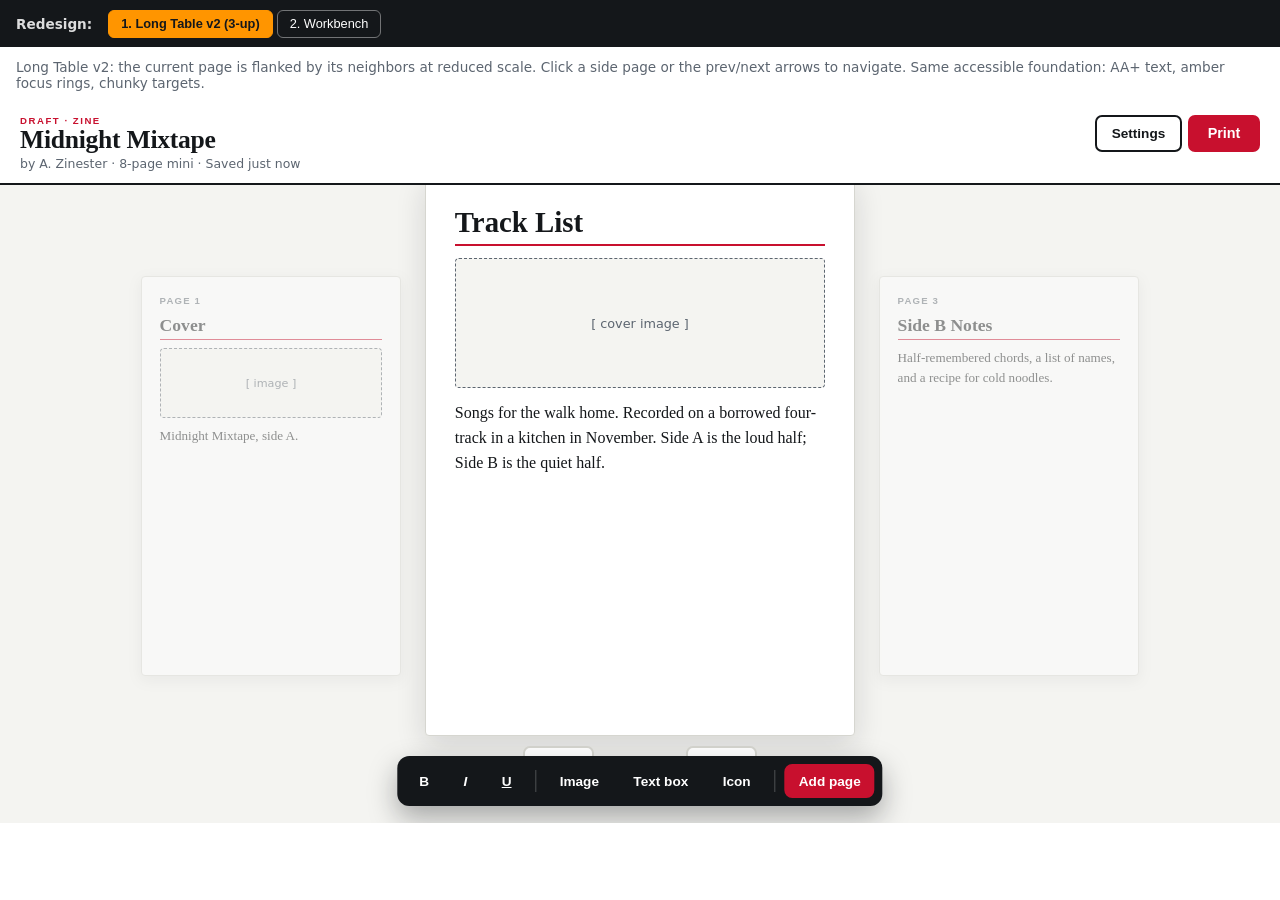
<file: mockups/redesign.html>
<!DOCTYPE html>
<html lang="en">
<head>
<meta charset="UTF-8" />
<meta name="viewport" content="width=device-width, initial-scale=1.0" />
<title>Zine Forge - Redesign Mockups</title>
<style>
  * { box-sizing: border-box; }
  html, body { margin: 0; padding: 0; font-family: system-ui, sans-serif; }

  :root {
    --ink: #14171a;
    --ink-2: #3a4149;
    --muted: #5c6570;
    --paper: #ffffff;
    --wash: #f4f4f1;
    --wash-2: #ebebe6;
    --line: #d6d6d0;
    --line-strong: #14171a;
    --accent: #c8102e;
    --accent-ink: #ffffff;
    --focus: #ff9500;
    --serif: "Iowan Old Style", "Palatino Linotype", Palatino, Georgia, serif;
    --sans: "Public Sans", "Helvetica Neue", Helvetica, Arial, sans-serif;
    --mono: "Courier New", Courier, monospace;
    --radius-sm: 7px;
    --shadow-page: 0 10px 30px rgba(20,23,26,0.14);
    --shadow-side: 0 4px 14px rgba(20,23,26,0.10);
  }

  .mock-tabs {
    position: sticky; top: 0; z-index: 80;
    display: flex; gap: 0.25rem; padding: 0.6rem 1rem;
    background: #14171a; color: #fff; flex-wrap: wrap; align-items: center;
  }
  .mock-tabs strong { font-size: 0.85rem; margin-right: 0.75rem; opacity: 0.85; }
  .mock-tabs button {
    background: transparent; color: #fff; border: 1px solid rgba(255,255,255,0.4);
    border-radius: 6px; padding: 0.35rem 0.75rem; font-size: 0.8rem; cursor: pointer;
  }
  .mock-tabs button[aria-pressed="true"] { background: var(--focus); color: #14171a; border-color: var(--focus); font-weight: 700; }
  .mock-note { padding: 0.75rem 1rem; font-size: 0.85rem; color: #5c6570; }

  button:focus-visible, input:focus-visible, select:focus-visible, [tabindex]:focus-visible {
    outline: 3px solid var(--focus); outline-offset: 2px;
  }

  /* ============================================================
     LAYOUT 1: THE WORKBENCH (kept for comparison)
     ============================================================ */
  .wb { display: none; grid-template-rows: auto 1fr; height: 80vh; min-height: 620px; }
  .wb.active { display: grid; }
  .wb-top {
    display: flex; align-items: center; gap: 1rem;
    padding: 0.7rem 1rem; background: var(--paper); border-bottom: 2px solid var(--line-strong);
  }
  .wb-title { font-family: var(--serif); font-size: 1.35rem; color: var(--ink); margin: 0; line-height: 1.1; white-space: nowrap; }
  .wb-title .kicker { display: block; font-family: var(--sans); font-size: 0.62rem; letter-spacing: 0.14em; text-transform: uppercase; color: var(--muted); font-weight: 700; margin-bottom: 0.1rem; }
  .wb-save { display: inline-flex; align-items: center; gap: 0.4rem; font-size: 0.8rem; color: var(--ink-2); margin-left: 0.25rem; padding: 0.25rem 0.5rem; border: 1px solid var(--line); border-radius: 99px; white-space: nowrap; }
  .wb-save .dot { width: 8px; height: 8px; border-radius: 50%; background: #1a7f37; }
  .wb-top .spacer { flex: 1; }
  .wb-primary { background: var(--accent); color: var(--accent-ink); border: 2px solid var(--accent); border-radius: var(--radius-sm); padding: 0.55rem 1.1rem; font-size: 0.9rem; font-weight: 700; cursor: pointer; }
  .wb-ghost { background: transparent; color: var(--ink); border: 2px solid var(--line-strong); border-radius: var(--radius-sm); padding: 0.5rem 0.9rem; font-size: 0.85rem; font-weight: 600; cursor: pointer; }
  .wb-main { display: grid; grid-template-columns: auto 1fr auto; min-height: 0; }
  .wb-rail { display: flex; flex-direction: column; gap: 0.35rem; padding: 0.7rem 0.5rem; background: var(--ink); color: #fff; width: 76px; }
  .wb-rail .rail-item { display: flex; flex-direction: column; align-items: center; gap: 0.2rem; padding: 0.55rem 0.2rem; border-radius: 8px; cursor: pointer; font-size: 0.66rem; font-weight: 600; letter-spacing: 0.03em; color: rgba(255,255,255,0.82); border: 2px solid transparent; }
  .wb-rail .rail-item .ico { font-size: 1.15rem; line-height: 1; }
  .wb-rail .rail-item:hover { background: rgba(255,255,255,0.1); }
  .wb-rail .rail-item[aria-current="true"] { background: var(--accent); color: #fff; border-color: var(--focus); }
  .wb-canvas { position: relative; overflow: auto; background: linear-gradient(var(--wash-2) 1px, transparent 1px) 0 0 / 22px 22px, linear-gradient(90deg, var(--wash-2) 1px, transparent 1px) 0 0 / 22px 22px, var(--wash); padding: 2rem 1.5rem; display: flex; justify-content: center; align-items: flex-start; }
  .wb-page { width: 400px; min-height: 540px; background: var(--paper); border: 1px solid var(--line); border-radius: 4px; box-shadow: var(--shadow-page); padding: 1.7rem; display: flex; flex-direction: column; gap: 0.75rem; }
  .wb-page h2 { font-family: var(--serif); font-size: 1.7rem; margin: 0; color: var(--ink); border-bottom: 2px solid var(--accent); padding-bottom: 0.3rem; }
  .wb-page .placeholder { height: 120px; border: 1px dashed var(--muted); border-radius: 4px; display: flex; align-items: center; justify-content: center; color: var(--muted); font-size: 0.8rem; background: var(--wash); }
  .wb-page .body-text { font-family: var(--serif); font-size: 1rem; line-height: 1.55; color: var(--ink); flex: 1; }
  .wb-inspector { width: 260px; background: var(--paper); border-left: 2px solid var(--line-strong); padding: 0.9rem; overflow: auto; }
  .insp-block + .insp-block { margin-top: 1rem; padding-top: 1rem; border-top: 1px solid var(--line); }
  .insp-label { font-size: 0.68rem; text-transform: uppercase; letter-spacing: 0.08em; font-weight: 700; color: var(--muted); margin-bottom: 0.35rem; display: block; }
  .insp-input { width: 100%; padding: 0.5rem 0.6rem; font-family: var(--sans); font-size: 0.88rem; color: var(--ink); background: var(--paper); border: 2px solid var(--line); border-radius: var(--radius-sm); }
  .insp-row { display: flex; gap: 0.4rem; flex-wrap: wrap; }
  .chip { font-family: var(--sans); font-size: 0.8rem; font-weight: 600; background: var(--paper); color: var(--ink-2); border: 2px solid var(--line); border-radius: var(--radius-sm); padding: 0.4rem 0.7rem; cursor: pointer; }
  .chip[aria-pressed="true"] { background: var(--ink); color: #fff; border-color: var(--ink); }
  .insp-meter { height: 8px; background: var(--wash-2); border-radius: 99px; overflow: hidden; margin-top: 0.35rem; }
  .insp-meter > div { height: 100%; width: 58%; background: var(--accent); }
  .insp-meter-label { font-size: 0.72rem; color: var(--muted); margin-top: 0.3rem; }

  /* ============================================================
     LAYOUT 2 v2: THE LONG TABLE (3-up page stage)
     ============================================================ */
  .lt { display: none; grid-template-rows: auto 1fr; height: 80vh; min-height: 640px; background: var(--wash); position: relative; overflow: hidden; }
  .lt.active { display: grid; }

  /* masthead - tightened */
  .lt-head { position: relative; padding: 0.7rem 1.25rem; background: var(--paper); border-bottom: 2px solid var(--line-strong); }
  .lt-head .kicker { font-family: var(--sans); font-size: 0.6rem; letter-spacing: 0.16em; text-transform: uppercase; font-weight: 700; color: var(--accent); }
  .lt-head h1 { font-family: var(--serif); font-size: 1.6rem; line-height: 1.05; color: var(--ink); margin: 0.1rem 0 0; letter-spacing: -0.01em; }
  .lt-head .meta { font-size: 0.78rem; color: var(--muted); margin-top: 0.15rem; }
  .lt-actions { position: absolute; right: 1.25rem; top: 0.7rem; display: flex; gap: 0.4rem; }

  /* 3-up stage */
  .lt-stage { position: relative; overflow: hidden; padding: 2rem 1.5rem 5.5rem; display: flex; align-items: center; justify-content: center; gap: 1.5rem; }

  .lt-side {
    flex: 0 0 auto; width: 260px; height: 400px; background: var(--paper);
    border: 1px solid var(--line); border-radius: 4px; box-shadow: var(--shadow-side);
    opacity: 0.45; cursor: pointer; padding: 1.1rem; display: flex; flex-direction: column; gap: 0.5rem;
    overflow: hidden; transition: opacity 0.15s ease, transform 0.15s ease;
  }
  .lt-side:hover { opacity: 0.75; transform: translateY(-3px); }
  .lt-side:focus-visible { outline: 3px solid var(--focus); outline-offset: 3px; opacity: 0.9; }
  .lt-side h3 { font-family: var(--serif); font-size: 1.1rem; margin: 0; color: var(--ink); border-bottom: 1px solid var(--accent); padding-bottom: 0.2rem; }
  .lt-side .placeholder { height: 70px; border: 1px dashed var(--muted); border-radius: 4px; display: flex; align-items: center; justify-content: center; color: var(--muted); font-size: 0.7rem; background: var(--wash); }
  .lt-side .body-text { font-family: var(--serif); font-size: 0.82rem; line-height: 1.5; color: var(--ink); }
  .lt-side .side-label { font-family: var(--sans); font-size: 0.6rem; letter-spacing: 0.12em; text-transform: uppercase; font-weight: 700; color: var(--muted); margin-bottom: 0.1rem; }
  .lt-side.empty { border-style: dashed; display: flex; align-items: center; justify-content: center; text-align: center; }

  .lt-center { flex: 0 0 auto; display: flex; flex-direction: column; align-items: center; gap: 0.6rem; }
  .lt-page {
    width: 430px; height: 560px; background: var(--paper);
    border: 1px solid var(--line); border-radius: 4px; box-shadow: var(--shadow-page);
    padding: 1.8rem; display: flex; flex-direction: column; gap: 0.8rem;
  }
  .lt-page h2 { font-family: var(--serif); font-size: 1.8rem; margin: 0; color: var(--ink); border-bottom: 2px solid var(--accent); padding-bottom: 0.3rem; }
  .lt-page .placeholder { height: 130px; border: 1px dashed var(--muted); border-radius: 4px; display: flex; align-items: center; justify-content: center; color: var(--muted); font-size: 0.8rem; background: var(--wash); }
  .lt-page .body-text { font-family: var(--serif); font-size: 1rem; line-height: 1.55; color: var(--ink); flex: 1; }

  .lt-pager { display: flex; align-items: center; gap: 0.8rem; font-family: var(--sans); font-size: 0.82rem; color: var(--muted); }
  .lt-pager button { background: var(--paper); color: var(--ink); border: 2px solid var(--line); border-radius: var(--radius-sm); padding: 0.35rem 0.7rem; font-size: 0.8rem; font-weight: 600; cursor: pointer; }
  .lt-pager button:hover { border-color: var(--ink); }

  /* floating bottom toolbar */
  .lt-toolbar { position: absolute; left: 50%; bottom: 1.1rem; transform: translateX(-50%); display: flex; gap: 0.4rem; align-items: center; background: var(--ink); color: #fff; padding: 0.5rem; border-radius: 12px; box-shadow: 0 12px 28px rgba(20,23,26,0.35); z-index: 5; }
  .lt-toolbar button { background: transparent; color: #fff; border: 2px solid transparent; border-radius: 8px; padding: 0.45rem 0.75rem; font-size: 0.85rem; font-weight: 600; cursor: pointer; }
  .lt-toolbar button:hover { background: rgba(255,255,255,0.12); }
  .lt-toolbar .sep { width: 1px; height: 22px; background: rgba(255,255,255,0.25); margin: 0 0.2rem; }
  .lt-toolbar button.accent { background: var(--accent); border-color: var(--accent); }

  /* slide-over settings */
  .lt-settings { position: absolute; top: 0; right: 0; height: 100%; width: 300px; background: var(--paper); border-left: 2px solid var(--line-strong); padding: 1rem; overflow: auto; transform: translateX(100%); transition: transform 0.2s ease; z-index: 10; }
  .lt-settings.open { transform: translateX(0); }

  @media (max-width: 1100px) {
    .lt-side { display: none; }
  }
  @media (max-width: 620px) {
    .lt-page { width: 100%; height: auto; min-height: 460px; }
    .lt-head h1 { font-size: 1.3rem; }
    .lt-actions .wb-ghost { display: none; }
  }
</style>
</head>
<body>

<div class="mock-tabs" role="tablist" aria-label="Redesign mockups">
  <strong>Redesign:</strong>
  <button data-set="lt" aria-pressed="true">1. Long Table v2 (3-up)</button>
  <button data-set="wb" aria-pressed="false">2. Workbench</button>
</div>

<div class="mock-note">Long Table v2: the current page is flanked by its neighbors at reduced scale. Click a side page or the prev/next arrows to navigate. Same accessible foundation: AA+ text, amber focus rings, chunky targets.</div>

<!-- ============ LAYOUT 2 v2: THE LONG TABLE ============ -->
<div class="lt active" id="lt">
  <div class="lt-head">
    <div class="kicker">Draft &middot; Zine</div>
    <h1>Midnight Mixtape</h1>
    <div class="meta">by A. Zinester &middot; 8-page mini &middot; Saved just now</div>
    <div class="lt-actions">
      <button class="wb-ghost" id="lt-settings-toggle">Settings</button>
      <button class="wb-primary">Print</button>
    </div>
  </div>

  <div class="lt-stage">
    <!-- prev page (side) -->
    <div class="lt-side" role="button" tabindex="0" title="Go to page 1">
      <span class="side-label">Page 1</span>
      <h3>Cover</h3>
      <div class="placeholder">[ image ]</div>
      <div class="body-text">Midnight Mixtape, side A.</div>
    </div>

    <!-- current page -->
    <div class="lt-center">
      <div class="lt-page">
        <h2>Track List</h2>
        <div class="placeholder">[ cover image ]</div>
        <div class="body-text">Songs for the walk home. Recorded on a borrowed four-track in a kitchen in November. Side A is the loud half; Side B is the quiet half.</div>
      </div>
      <div class="lt-pager">
        <button>&larr; Prev</button>
        <span>Page 2 of 4</span>
        <button>Next &rarr;</button>
      </div>
    </div>

    <!-- next page (side) -->
    <div class="lt-side" role="button" tabindex="0" title="Go to page 3">
      <span class="side-label">Page 3</span>
      <h3>Side B Notes</h3>
      <div class="body-text">Half-remembered chords, a list of names, and a recipe for cold noodles.</div>
    </div>

    <!-- floating toolbar -->
    <div class="lt-toolbar" role="toolbar" aria-label="Formatting and insert tools">
      <button title="Bold"><b>B</b></button>
      <button title="Italic"><i>I</i></button>
      <button title="Underline"><u>U</u></button>
      <span class="sep" aria-hidden="true"></span>
      <button>Image</button>
      <button>Text box</button>
      <button>Icon</button>
      <span class="sep" aria-hidden="true"></span>
      <button class="accent">Add page</button>
    </div>

    <!-- slide-over settings -->
    <aside class="lt-settings" id="lt-settings" aria-label="Zine settings">
      <span class="insp-label">Zine model</span>
      <select class="insp-input"><option>8-page mini zine (US Letter)</option></select>
      <div class="insp-block">
        <span class="insp-label">Page theme</span>
        <div class="insp-row">
          <button class="chip" aria-pressed="true">Riso</button>
          <button class="chip" aria-pressed="false">Classic</button>
          <button class="chip" aria-pressed="false">News</button>
        </div>
      </div>
      <div class="insp-block">
        <span class="insp-label">Page margin</span>
        <input class="insp-input" type="range" min="0" max="100" value="40" />
      </div>
      <div class="insp-block">
        <span class="insp-label">Space budget</span>
        <div class="insp-meter"><div></div></div>
        <div class="insp-meter-label">62 / 150 words &middot; 12 / 23 lines</div>
      </div>
    </aside>
  </div>
</div>

<!-- ============ LAYOUT 1: THE WORKBENCH (comparison) ============ -->
<div class="wb" id="wb">
  <div class="wb-top">
    <div>
      <h1 class="wb-title"><span class="kicker">Zine &middot; draft</span>Midnight Mixtape</h1>
    </div>
    <span class="wb-save"><span class="dot"></span> Saved just now</span>
    <span class="spacer"></span>
    <button class="wb-ghost">Share link</button>
    <button class="wb-ghost">Print</button>
    <button class="wb-primary">New zine</button>
  </div>
  <div class="wb-main">
    <nav class="wb-rail" aria-label="Sections">
      <div class="rail-item" aria-current="true"><span class="ico">&#9998;</span>Editor</div>
      <div class="rail-item"><span class="ico">&#128214;</span>Read</div>
      <div class="rail-item"><span class="ico">&#9635;</span>Sheet</div>
      <div class="rail-item"><span class="ico">&#9776;</span>Library</div>
    </nav>
    <div class="wb-canvas">
      <div class="wb-page">
        <h2>Midnight Mixtape</h2>
        <div class="placeholder">[ cover image ]</div>
        <div class="body-text">Songs for the walk home. Recorded on a borrowed four-track in a kitchen in November.</div>
      </div>
    </div>
    <aside class="wb-inspector" aria-label="Inspector">
      <div class="insp-block">
        <span class="insp-label">Zine model</span>
        <select class="insp-input"><option>8-page mini zine (US Letter)</option></select>
      </div>
      <div class="insp-block">
        <span class="insp-label">Page theme</span>
        <div class="insp-row">
          <button class="chip" aria-pressed="true">Riso</button>
          <button class="chip" aria-pressed="false">Classic</button>
        </div>
      </div>
      <div class="insp-block">
        <span class="insp-label">Space budget</span>
        <div class="insp-meter"><div></div></div>
        <div class="insp-meter-label">62 / 150 words</div>
      </div>
    </aside>
  </div>
</div>

<script>
  var buttons = document.querySelectorAll('.mock-tabs button');
  var wb = document.getElementById('wb');
  var lt = document.getElementById('lt');
  buttons.forEach(function (b) {
    b.addEventListener('click', function () {
      var set = b.getAttribute('data-set');
      if (set === 'lt') { lt.classList.add('active'); wb.classList.remove('active'); }
      else { wb.classList.add('active'); lt.classList.remove('active'); }
      buttons.forEach(function (x) { x.setAttribute('aria-pressed', String(x === b)); });
    });
  });
  var toggle = document.getElementById('lt-settings-toggle');
  var panel = document.getElementById('lt-settings');
  toggle.addEventListener('click', function () { panel.classList.toggle('open'); });
</script>
</body>
</html>
</file>
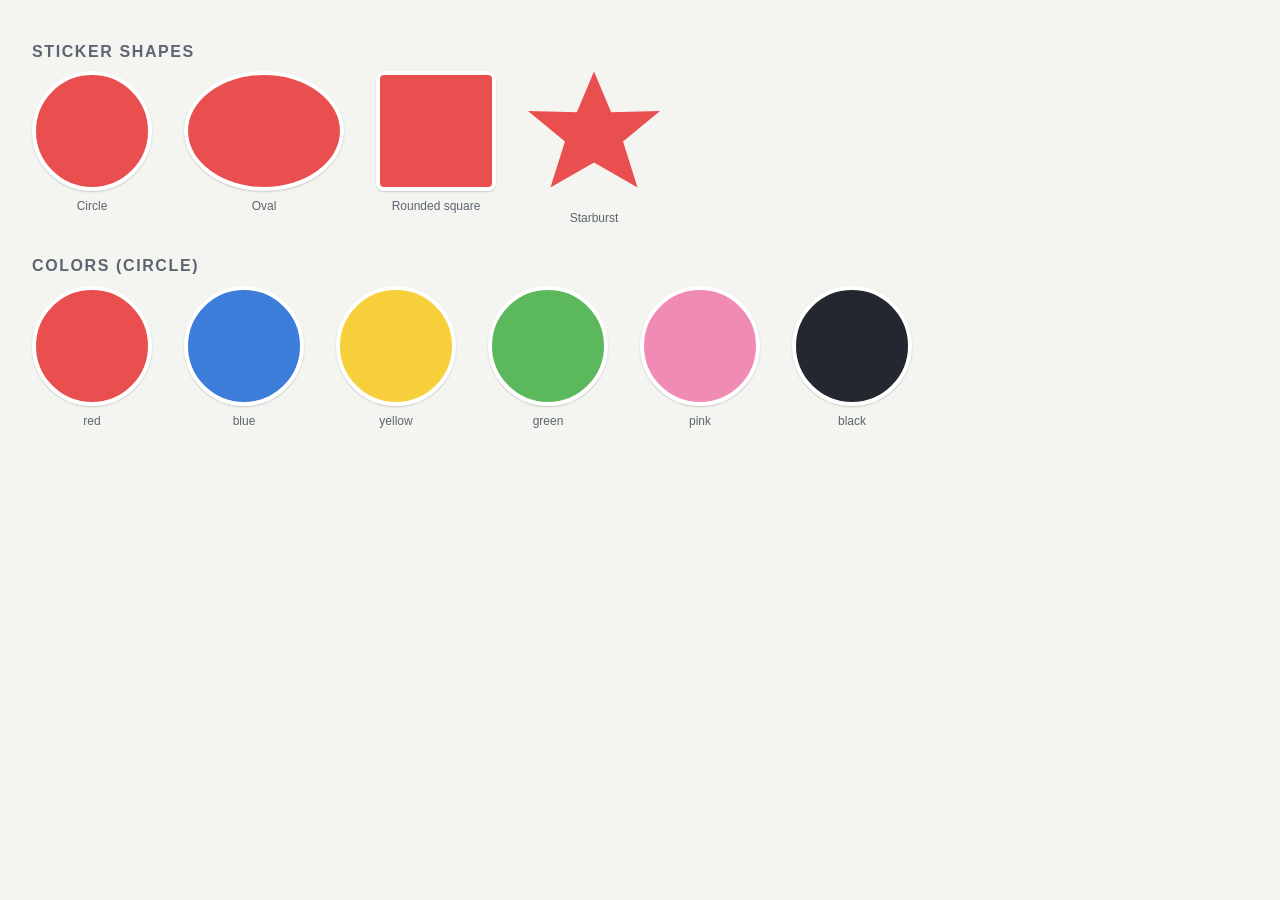
<file: mockups/stickers.html>
<!DOCTYPE html>
<html lang="en">
<head>
<meta charset="UTF-8" />
<meta name="viewport" content="width=device-width, initial-scale=1.0" />
<title>Sticker preview</title>
<style>
  body { margin: 0; padding: 2rem; background: #f4f4f1; font-family: "Public Sans", sans-serif; }
  h1 { font-size: 1rem; color: #5c6570; text-transform: uppercase; letter-spacing: 0.1em; }
  .row { display: flex; gap: 2rem; flex-wrap: wrap; margin-bottom: 2rem; }
  .cell { display: flex; flex-direction: column; align-items: center; gap: 0.5rem; }
  .label { font-size: 0.75rem; color: #5c6570; }

  /* The sticker base: a flat die-cut that sits close to the page. A tight
     contact shadow (not a floaty card shadow) plus a soft gloss highlight
     in the upper-left read as a vinyl sticker catching light. */
  /* Flat die-cut sticker: solid color, white bleed edge, and a tight
     contact shadow so it sits on the page. No gradients. */
  .sticker {
    position: relative;
    width: 120px; height: 120px;
    background: var(--sticker-bg, #e94f4f);
    box-shadow: 0 1px 2px rgba(0,0,0,0.18);
    border: 4px solid #ffffff;
    box-sizing: border-box;
  }

  /* Shapes */
  .shape-circle { border-radius: 50%; }
  .shape-oval { width: 160px; border-radius: 50%; }
  .shape-square { border-radius: 8px; }
  .shape-heart {
    background: #e94f4f;
    border: none; box-shadow: none; width: 120px; height: 108px;
  }
  .shape-heart::before, .shape-heart::after {
    content: ""; position: absolute; width: 60px; height: 96px;
    background: #e94f4f; border-radius: 60px 60px 0 0;
    top: 0; box-shadow: 0 -3px 6px rgba(0,0,0,0.12);
  }
  .shape-heart::before { left: 60px; transform: rotate(-45deg); transform-origin: 0 100%; }
  .shape-heart::after { left: 0; transform: rotate(45deg); transform-origin: 100% 100%; }

  /* A die-cut star: the white edge follows the points via stacked
     drop-shadows (which trace the clip-path), then a soft contact shadow. */
  .shape-starburst {
    border: none; box-shadow: none; background: transparent;
    display: flex; align-items: center; justify-content: center;
  }
  .shape-starburst .burst {
    width: 132px; height: 132px;
    background: var(--sticker-bg, #e94f4f);
    clip-path: polygon(50% 0%, 63% 31%, 100% 30%, 72% 53%, 83% 88%, 50% 69%, 17% 88%, 28% 53%, 0% 30%, 37% 31%);
    filter:
      drop-shadow(0 0 0 #ffffff)
      drop-shadow(0 0 1px #ffffff)
      drop-shadow(0 1px 1px rgba(0,0,0,0.20));
  }

  /* Colors */
  .c-red { --sticker-bg: #e94f4f; }
  .c-blue { --sticker-bg: #3b7dd8; }
  .c-yellow { --sticker-bg: #f6cf3a; }
  .c-green { --sticker-bg: #5cb85c; }
  .c-pink { --sticker-bg: #f08bb4; }
  .c-black { --sticker-bg: #23272f; }
</style>
</head>
<body>
  <h1>Sticker shapes</h1>
  <div class="row">
    <div class="cell"><div class="sticker shape-circle"></div><span class="label">Circle</span></div>
    <div class="cell"><div class="sticker shape-oval"></div><span class="label">Oval</span></div>
    <div class="cell"><div class="sticker shape-square"></div><span class="label">Rounded square</span></div>
    <div class="cell"><div class="shape-starburst"><div class="burst"></div></div><span class="label">Starburst</span></div>
  </div>

  <h1>Colors (circle)</h1>
  <div class="row">
    <div class="cell"><div class="sticker shape-circle c-red"></div><span class="label">red</span></div>
    <div class="cell"><div class="sticker shape-circle c-blue"></div><span class="label">blue</span></div>
    <div class="cell"><div class="sticker shape-circle c-yellow"></div><span class="label">yellow</span></div>
    <div class="cell"><div class="sticker shape-circle c-green"></div><span class="label">green</span></div>
    <div class="cell"><div class="sticker shape-circle c-pink"></div><span class="label">pink</span></div>
    <div class="cell"><div class="sticker shape-circle c-black"></div><span class="label">black</span></div>
  </div>
</body>
</html>
</file>
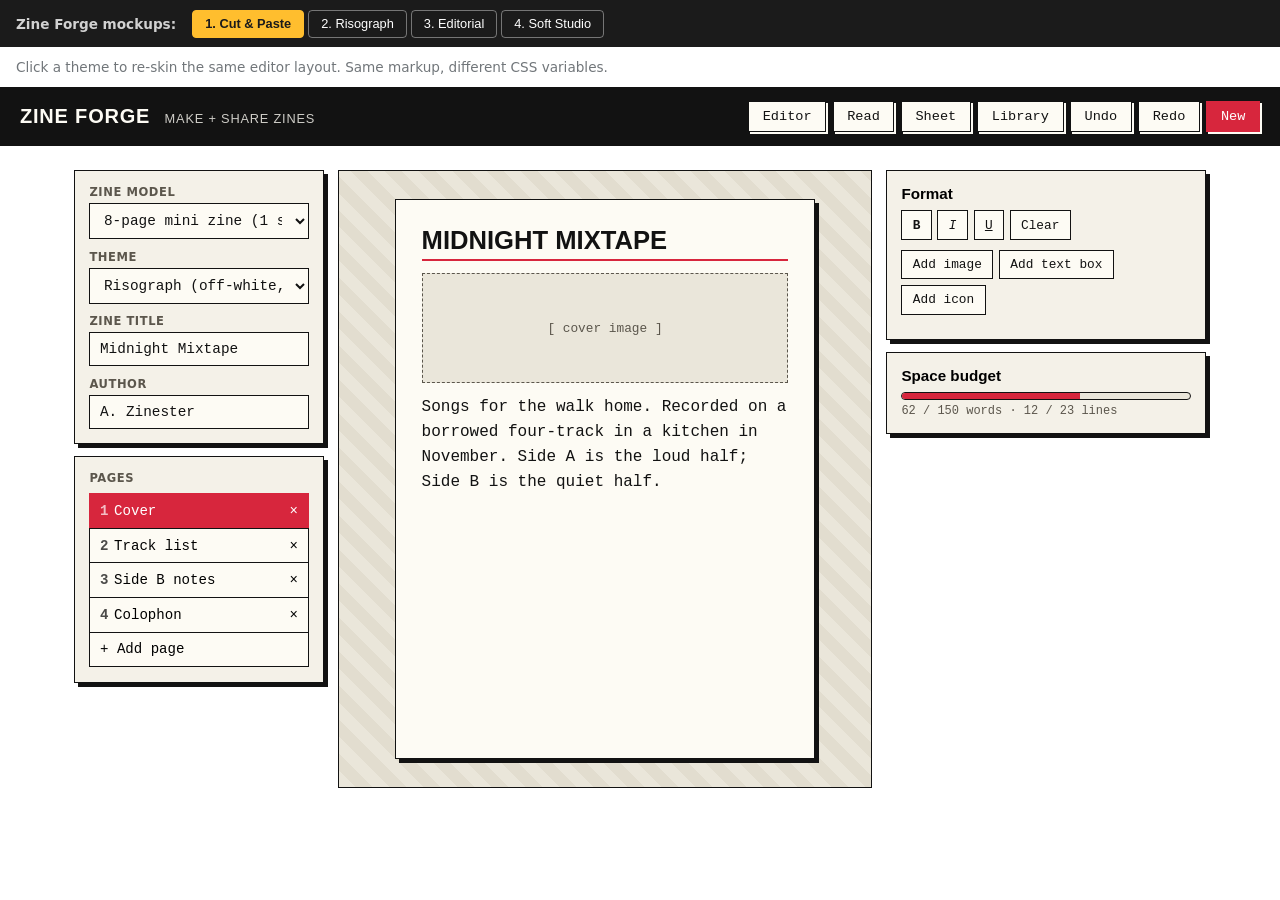
<file: mockups/styles.html>
<!DOCTYPE html>
<html lang="en">
<head>
<meta charset="UTF-8" />
<meta name="viewport" content="width=device-width, initial-scale=1.0" />
<title>Zine Forge - Style Mockups</title>
<style>
  /* Shared mockup scaffolding. Each theme re-skins the SAME markup
     by overriding CSS custom properties on [data-theme]. */
  * { box-sizing: border-box; }
  html, body { margin: 0; padding: 0; font-family: system-ui, sans-serif; }

  .mock-tabs {
    position: sticky; top: 0; z-index: 50;
    display: flex; gap: 0.25rem; padding: 0.6rem 1rem;
    background: #1b1b1b; color: #fff; flex-wrap: wrap; align-items: center;
  }
  .mock-tabs strong { font-size: 0.85rem; margin-right: 0.75rem; opacity: 0.8; }
  .mock-tabs button {
    background: transparent; color: #fff; border: 1px solid rgba(255,255,255,0.4);
    border-radius: 4px; padding: 0.35rem 0.75rem; font-size: 0.8rem; cursor: pointer;
  }
  .mock-tabs button[aria-pressed="true"] { background: #ffbe2e; color: #1b1b1b; border-color: #ffbe2e; font-weight: 700; }
  .mock-note { padding: 0.75rem 1rem; font-size: 0.85rem; color: #71767a; }

  /* ---------- THEME: cut & paste ---------- */
  [data-theme="cut"] {
    --bg: #eae6da; --panel: #f4f1e8; --paper: #fdfbf4;
    --ink: #121212; --muted: #5b564c; --accent: #d7263d; --accent-2: #1b1b1b;
    --border: #121212; --radius: 0px; --radius-btn: 0px;
    --font-head: "Arial Black", "Helvetica Neue", Impact, sans-serif;
    --font-body: "Courier New", Courier, monospace;
    --shadow: 4px 4px 0 var(--ink);
    --header-bg: #121212; --header-ink: #fdfbf4;
    --btn-bg: #fdfbf4; --btn-ink: #121212; --btn-border: #121212;
    --gap: 0.85rem;
  }
  /* ---------- THEME: risograph ---------- */
  [data-theme="riso"] {
    --bg: #f3eee3; --panel: #f8f4ec; --paper: #fbf7ef;
    --ink: #1a2b4a; --muted: #6b7280; --accent: #ff4d80; --accent-2: #2b6cb0;
    --border: #cfc7b8; --radius: 6px; --radius-btn: 4px;
    --font-head: "Public Sans", "Helvetica Neue", Helvetica, Arial, sans-serif;
    --font-body: Georgia, "Times New Roman", serif;
    --shadow: 3px 3px 0 rgba(43,108,176,0.25), -2px -2px 0 rgba(255,77,128,0.18);
    --header-bg: #2b6cb0; --header-ink: #fbf7ef;
    --btn-bg: #fbf7ef; --btn-ink: #1a2b4a; --btn-border: #2b6cb0;
    --gap: 1rem;
  }
  /* ---------- THEME: editorial ---------- */
  [data-theme="editorial"] {
    --bg: #f4f1ea; --panel: #faf8f3; --paper: #ffffff;
    --ink: #111111; --muted: #6b6b6b; --accent: #111111; --accent-2: #8b0000;
    --border: #d8d3c8; --radius: 0px; --radius-btn: 0px;
    --font-head: "Iowan Old Style", "Palatino Linotype", Palatino, Georgia, serif;
    --font-body: Georgia, "Times New Roman", serif;
    --shadow: 0 1px 0 var(--border);
    --header-bg: #ffffff; --header-ink: #111111;
    --btn-bg: #ffffff; --btn-ink: #111111; --btn-border: #111111;
    --gap: 1.25rem;
  }
  /* ---------- THEME: soft studio ---------- */
  [data-theme="soft"] {
    --bg: #f6f4ef; --panel: #ffffff; --paper: #ffffff;
    --ink: #23272f; --muted: #7a8291; --accent: #3b7dd8; --accent-2: #7c5cff;
    --border: #e6e3dc; --radius: 14px; --radius-btn: 10px;
    --font-head: "Public Sans", "Helvetica Neue", Helvetica, Arial, sans-serif;
    --font-body: "Public Sans", "Helvetica Neue", Helvetica, Arial, sans-serif;
    --shadow: 0 8px 24px rgba(35,39,47,0.08);
    --header-bg: #ffffff; --header-ink: #23272f;
    --btn-bg: #f6f4ef; --btn-ink: #23272f; --btn-border: #e6e3dc;
    --gap: 1rem;
  }

  /* ---------- generic chrome ---------- */
  .topbar {
    background: var(--header-bg); color: var(--header-ink);
    padding: 0.85rem 1.25rem; display: flex; align-items: center;
    justify-content: space-between; gap: 1rem; flex-wrap: wrap;
  }
  .topbar h1 { font-family: var(--font-head); font-size: 1.25rem; margin: 0; }
  [data-theme="cut"] .topbar h1 { text-transform: uppercase; letter-spacing: 0.04em; }
  [data-theme="editorial"] .topbar { border-bottom: 3px double var(--ink); }
  [data-theme="editorial"] .topbar h1 { font-weight: 400; }
  [data-theme="soft"] .topbar { border-bottom: 1px solid var(--border); }
  .topbar .sub { font-size: 0.8rem; opacity: 0.8; margin-left: 0.5rem; font-weight: 400; }
  .nav { display: flex; gap: 0.4rem; flex-wrap: wrap; align-items: center; }
  .nav button {
    font-family: var(--font-body);
    background: var(--btn-bg); color: var(--btn-ink);
    border: 1px solid var(--btn-border); border-radius: var(--radius-btn);
    padding: 0.45rem 0.85rem; font-size: 0.85rem; cursor: pointer;
  }
  [data-theme="cut"] .nav button { box-shadow: 2px 2px 0 var(--header-ink); }
  .nav button.primary { background: var(--accent); color: #fff; border-color: var(--accent); }
  [data-theme="soft"] .nav button.primary { box-shadow: 0 4px 12px rgba(59,125,216,0.3); }

  .body { max-width: 1180px; margin: 0 auto; padding: 1.5rem; }
  .editor { display: grid; grid-template-columns: 250px 1fr 320px; gap: var(--gap); align-items: start; }
  @media (max-width: 1000px) { .editor { grid-template-columns: 250px 1fr; } .tools { grid-column: 1 / -1; } }
  @media (max-width: 700px) { .editor { grid-template-columns: 1fr; } }

  .panel {
    background: var(--panel); border: 1px solid var(--border);
    border-radius: var(--radius); padding: 0.9rem;
  }
  [data-theme="cut"] .panel { box-shadow: var(--shadow); }
  [data-theme="soft"] .panel { box-shadow: var(--shadow); }
  .panel + .panel { margin-top: 0.75rem; }

  .field-label {
    display: block; font-size: 0.72rem; text-transform: uppercase;
    letter-spacing: 0.05em; color: var(--muted); margin-bottom: 0.25rem; font-weight: 700;
  }
  .input {
    width: 100%; padding: 0.5rem 0.6rem; font-family: var(--font-body);
    font-size: 0.9rem; color: var(--ink); background: var(--paper);
    border: 1px solid var(--border); border-radius: var(--radius-btn);
  }
  .field + .field { margin-top: 0.65rem; }

  .page-list { list-style: none; margin: 0.5rem 0 0; padding: 0; }
  .page-list li {
    display: flex; align-items: center; justify-content: space-between; gap: 0.5rem;
    padding: 0.55rem 0.6rem; border: 1px solid var(--border); border-bottom: none;
    font-family: var(--font-body); font-size: 0.88rem; background: var(--paper); cursor: pointer;
  }
  .page-list li:last-child { border-bottom: 1px solid var(--border); }
  .page-list li.active { background: var(--accent); color: #fff; border-color: var(--accent); }
  .page-list li .num { font-weight: 700; opacity: 0.7; margin-right: 0.35rem; }

  .canvas-wrap {
    display: flex; justify-content: center; padding: 1.75rem;
    background: var(--bg); border: 1px solid var(--border); border-radius: var(--radius);
  }
  [data-theme="cut"] .canvas-wrap { background: repeating-linear-gradient(45deg, var(--bg), var(--bg) 12px, #e2ddcf 12px, #e2ddcf 24px); }
  [data-theme="soft"] .canvas-wrap { border: none; }
  .page {
    width: 420px; min-height: 560px; background: var(--paper);
    border: 1px solid var(--border); border-radius: var(--radius);
    box-shadow: var(--shadow); padding: 1.6rem; display: flex; flex-direction: column; gap: 0.75rem;
  }
  [data-theme="soft"] .page { border: none; }
  .page h2 {
    font-family: var(--font-head); font-size: 1.6rem; margin: 0;
    border-bottom: 2px solid var(--accent); padding-bottom: 0.3rem; color: var(--ink);
  }
  [data-theme="cut"] .page h2 { text-transform: uppercase; }
  [data-theme="editorial"] .page h2 { font-weight: 400; border-bottom: 1px solid var(--ink); }
  .page .body-text {
    font-family: var(--font-body); font-size: 1rem; line-height: 1.55;
    color: var(--ink); white-space: pre-wrap; flex: 1;
  }
  .img-placeholder {
    background: var(--bg); border: 1px dashed var(--muted); border-radius: var(--radius-btn);
    height: 110px; display: flex; align-items: center; justify-content: center;
    color: var(--muted); font-size: 0.8rem; font-family: var(--font-body);
  }

  .tools h3 { font-family: var(--font-head); font-size: 0.95rem; margin: 0 0 0.5rem; }
  .tool-row { display: flex; gap: 0.35rem; flex-wrap: wrap; margin-bottom: 0.6rem; }
  .tool-btn {
    font-family: var(--font-body); font-size: 0.8rem;
    background: var(--btn-bg); color: var(--btn-ink); border: 1px solid var(--btn-border);
    border-radius: var(--radius-btn); padding: 0.4rem 0.65rem; cursor: pointer;
  }
  .meter { margin-top: 0.5rem; }
  .meter-bar { height: 8px; background: var(--bg); border: 1px solid var(--border); border-radius: 99px; overflow: hidden; }
  .meter-bar > div { height: 100%; width: 62%; background: var(--accent); }
  .meter-label { font-size: 0.75rem; color: var(--muted); margin-top: 0.25rem; font-family: var(--font-body); }
</style>
</head>
<body>

<div class="mock-tabs" role="tablist" aria-label="Mockup themes">
  <strong>Zine Forge mockups:</strong>
  <button data-set="cut" aria-pressed="true">1. Cut &amp; Paste</button>
  <button data-set="riso" aria-pressed="false">2. Risograph</button>
  <button data-set="editorial" aria-pressed="false">3. Editorial</button>
  <button data-set="soft" aria-pressed="false">4. Soft Studio</button>
</div>

<div class="mock-note">Click a theme to re-skin the same editor layout. Same markup, different CSS variables.</div>

<div class="shell" id="shell" data-theme="cut">
  <header class="topbar">
    <h1>Zine Forge <span class="sub">make + share zines</span></h1>
    <div class="nav">
      <button>Editor</button>
      <button>Read</button>
      <button>Sheet</button>
      <button>Library</button>
      <button>Undo</button>
      <button>Redo</button>
      <button class="primary">New</button>
    </div>
  </header>

  <div class="body">
    <div class="editor">

      <aside>
        <div class="panel">
          <div class="field">
            <label class="field-label">Zine model</label>
            <select class="input"><option>8-page mini zine (1 sheet, US Letter)</option></select>
          </div>
          <div class="field">
            <label class="field-label">Theme</label>
            <select class="input"><option>Risograph (off-white, red accent)</option></select>
          </div>
          <div class="field">
            <label class="field-label">Zine title</label>
            <input type="text" class="input" value="Midnight Mixtape" />
          </div>
          <div class="field">
            <label class="field-label">Author</label>
            <input type="text" class="input" value="A. Zinester" />
          </div>
        </div>

        <div class="panel">
          <span class="field-label">Pages</span>
          <ul class="page-list">
            <li class="active"><span><span class="num">1</span>Cover</span><span>&times;</span></li>
            <li><span><span class="num">2</span>Track list</span><span>&times;</span></li>
            <li><span><span class="num">3</span>Side B notes</span><span>&times;</span></li>
            <li><span><span class="num">4</span>Colophon</span><span>&times;</span></li>
            <li><span>+ Add page</span></li>
          </ul>
        </div>
      </aside>

      <div>
        <div class="canvas-wrap">
          <div class="page">
            <h2>Midnight Mixtape</h2>
            <div class="img-placeholder">[ cover image ]</div>
            <div class="body-text">Songs for the walk home. Recorded on a borrowed four-track in a kitchen in November. Side A is the loud half; Side B is the quiet half.</div>
          </div>
        </div>
      </div>

      <div class="tools">
        <div class="panel">
          <h3>Format</h3>
          <div class="tool-row">
            <button class="tool-btn"><b>B</b></button>
            <button class="tool-btn"><i>I</i></button>
            <button class="tool-btn"><u>U</u></button>
            <button class="tool-btn">Clear</button>
          </div>
          <div class="tool-row">
            <button class="tool-btn">Add image</button>
            <button class="tool-btn">Add text box</button>
            <button class="tool-btn">Add icon</button>
          </div>
        </div>
        <div class="panel">
          <h3>Space budget</h3>
          <div class="meter">
            <div class="meter-bar"><div></div></div>
            <div class="meter-label">62 / 150 words &middot; 12 / 23 lines</div>
          </div>
        </div>
      </div>

    </div>
  </div>
</div>

<script>
  var shell = document.getElementById('shell');
  var buttons = document.querySelectorAll('.mock-tabs button');
  buttons.forEach(function (b) {
    b.addEventListener('click', function () {
      var theme = b.getAttribute('data-set');
      shell.setAttribute('data-theme', theme);
      buttons.forEach(function (x) { x.setAttribute('aria-pressed', String(x === b)); });
    });
  });
</script>
</body>
</html>
</file>
